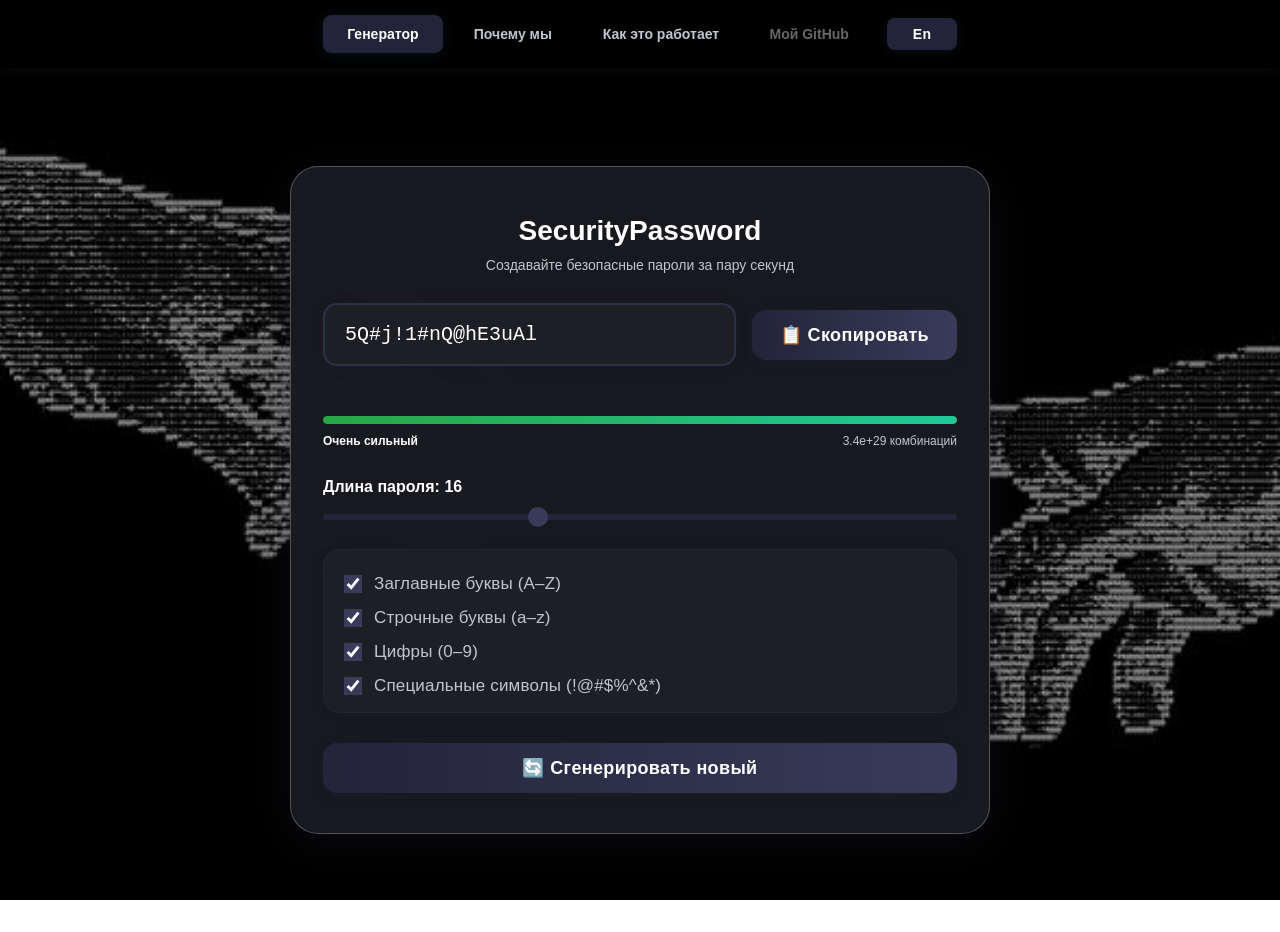
<file: index.html>
<!DOCTYPE html>
<html lang="ru">
<head>
    <meta charset="UTF-8">
    <meta name="viewport" content="width=device-width, initial-scale=1.0">
    <meta name="description" content="SecurityPassword — генератор безопасных паролей. Криптографическая генерация, приватность, без отслеживания.">
    <meta name="keywords" content="генерация паролей, генератор паролей, безопасные пароли, password generator, криптография, privacy, security, генерация паролей онлайн, создать пароль, password online, strong password, secure password, генератор паролей бесплатно, генератор сложных паролей">
    <meta name="author" content="enjoyeeer0">
    <meta name="robots" content="index,follow">
    <link rel="sitemap" type="application/xml" title="Sitemap" href="/sitemap.xml">
    <title>SecurityPassword - Генератор надёжных паролей</title>
    <link rel="stylesheet" href="styles.css">
    <link rel="icon" href="images/icon.png" type="image/png">
</head>
<body>
    <nav class="navbar">
        <div class="nav-container">
            <ul class="nav-menu">
                <li><button class="nav-btn active" data-page="generator" data-i18n="nav_generator">Генератор</button></li>
                <li><button class="nav-btn" data-page="why" data-i18n="nav_why">Почему мы</button></li>
                <li><button class="nav-btn" data-page="how" data-i18n="nav_how">Как это работает</button></li>
                <li>
                    <a href="https://github.com/enjoyeeer0" target="_blank" rel="noopener noreferrer">
                        <button class="github" data-i18n="nav_github">Мой GitHub</button>
                    </a>
                </li>
                <li><button class="lang-btn" id="lang-btn">En</button></li>
            </ul>
        </div>
    </nav>

    <div class="pages-container">
  ⁡⁣⁢⁣      <!-- Страница: Генератор ----------------------------------------------------->⁡
        <div id="generator" class="page active">
            <div class="container">
                <h1>SecurityPassword</h1>
                <p class="subtitle" data-i18n="gen_subtitle">Создавайте безопасные пароли за пару секунд</p>

                <div class="password-section">
                    <input type="text" id="password" readonly class="password-input">
                    <span class="tooltip-wrap">
                        <button id="copy-btn" class="btn btn-primary" data-i18n="gen_copy">📋 Скопировать</button>
                        <span class="tooltip" data-i18n="tip_copy">Скопировать пароль в буфер</span>
                    </span>
                </div>

                <div id="notification" class="notification hidden" data-i18n="gen_copied">✓ Пароль скопирован в буфер обмена!</div>

                ⁡⁣⁢⁣<!-- Оценка силы пароля -->⁡
                <div class="strength-info">
                    <div class="strength-bar">
                        <div id="strength-indicator" class="strength-fill"></div>
                    </div>
                    <div class="strength-text">
                        <span id="strength-label">Сильный</span>
                        <span id="strength-info-text"></span>
                    </div>
                </div>

                <div class="options-section">
                    <div class="option-group">
                        <label for="length" data-i18n-prefix="gen_length">Длина пароля: <strong><span id="length-value">16</span></strong></label>
                        <input type="range" id="length" min="8" max="32" value="16" class="slider">
                    </div>
                </div>

                <div class="checkboxes">
                    <label class="checkbox-label tooltip-wrap">
                        <input type="checkbox" id="uppercase" checked> 
                        <span data-i18n="chk_upper">Заглавные буквы (A–Z)</span>
                        <span class="tooltip" data-i18n="tip_upper">Включает A–Z для усиления пароля</span>
                    </label>
                    <label class="checkbox-label tooltip-wrap">
                        <input type="checkbox" id="lowercase" checked> 
                        <span data-i18n="chk_lower">Строчные буквы (a–z)</span>
                        <span class="tooltip" data-i18n="tip_lower">Включает a–z для усиления пароля</span>
                    </label>
                    <label class="checkbox-label tooltip-wrap">
                        <input type="checkbox" id="numbers" checked> 
                        <span data-i18n="chk_nums">Цифры (0–9)</span>
                        <span class="tooltip" data-i18n="tip_nums">Добавляет цифры для большей энтропии</span>
                    </label>
                    <label class="checkbox-label tooltip-wrap">
                        <input type="checkbox" id="symbols" checked> 
                        <span data-i18n="chk_syms">Специальные символы (!@#$%^&*)</span>
                        <span class="tooltip" data-i18n="tip_syms">Спецсимволы значительно усиливают пароль</span>
                    </label>
                </div>

                <span class="tooltip-wrap" style="display:block">
                    <button id="generate-btn" class="btn btn-success" data-i18n="gen_generate">🔄 Сгенерировать новый</button>
                    <span class="tooltip" data-i18n="tip_generate">Создать новый случайный пароль</span>
                </span>
            </div>
        </div>

        ⁡⁣⁢⁣<!-- Страница: Почему мы ----------------------------------------------------->⁡
        <div id="why" class="page">
            <div class="container">
                <h1 data-i18n="why_title">Почему выбрать SecurePass?</h1>
                <p class="subtitle" data-i18n="why_subtitle">Мы обеспечиваем максимальную безопасность и приватность</p>

                <div class="features-grid">
                    <div class="feature-card">
                        <div class="feature-icon">🔒</div>
                        <h3 data-i18n="why_card1_title">100% на клиенте</h3>
                        <p data-i18n="why_card1_text">Все пароли генерируются только в вашем браузере. Никакие данные не отправляются на серверы.</p>
                    </div>
                    <div class="feature-card">
                        <div class="feature-icon">🔐</div>
                        <h3 data-i18n="why_card2_title">Криптографическая стойкость</h3>
                        <p data-i18n="why_card2_text">Используем window.crypto.getRandomValues() — стандарт безопасности для генерации случайных чисел.</p>
                    </div>
                    <div class="feature-card">
                        <div class="feature-icon">🚫</div>
                        <h3 data-i18n="why_card3_title">Без отслеживания</h3>
                        <p data-i18n="why_card3_text">Нет аналитики, отслеживания, рекламы. Вы не отслеживаетесь, ваша личная жизнь в безопасности.</p>
                    </div>
                    <div class="feature-card">
                        <div class="feature-icon">💾</div>
                        <h3 data-i18n="why_card4_title">Ничего не сохраняется</h3>
                        <p data-i18n="why_card4_text">Пароли не сохраняются в localStorage, cookies или памяти. Каждый раз — чистая генерация.</p>
                    </div>
                    <div class="feature-card">
                        <div class="feature-icon">🌐</div>
                        <h3 data-i18n="why_card5_title">Откуп-исходный код</h3>
                        <p data-i18n="why_card5_text">Весь код открыт и проверяемый. Вы видите ровно то, что используется для генерации паролей.</p>
                    </div>
                    <div class="feature-card">
                        <div class="feature-icon">⚡</div>
                        <h3 data-i18n="why_card6_title">Быстро и просто</h3>
                        <p data-i18n="why_card6_text">Один клик — готов новый пароль. Без сложного интерфейса, только необходимое.</p>
                    </div>
                </div>

                <div class="comparison-box">
                    <h2 data-i18n="why_table_title">Сравнение с другими генераторами</h2>
                    <table class="comparison-table">
                        <tr>
                            <th data-i18n="why_table_func">Функция</th>
                            <th data-i18n="why_table_securepass">SecurePass</th>
                            <th data-i18n="why_table_lastpass">LastPass</th>
                            <th data-i18n="why_table_other">Прочие</th>
                        </tr>
                        <tr>
                            <td data-i18n="why_table_row1">Генерация на клиенте</td>
                            <td class="check">✓</td>
                            <td class="check">✓</td>
                            <td class="cross">✗</td>
                        </tr>
                        <tr>
                            <td data-i18n="why_table_row2">Без отслеживания</td>
                            <td class="check">✓</td>
                            <td class="cross">✗</td>
                            <td class="cross">✗</td>
                        </tr>
                        <tr>
                            <td data-i18n="why_table_row3">Открытый исходный код</td>
                            <td class="check">✓</td>
                            <td class="cross">✗</td>
                            <td class="check">✓*</td>
                        </tr>
                        <tr>
                            <td data-i18n="why_table_row4">Бесплатно</td>
                            <td class="check">✓</td>
                            <td class="check">✓*</td>
                            <td class="check">✓</td>
                        </tr>
                        <tr>
                            <td data-i18n="why_table_row5">Без регистрации</td>
                            <td class="check">✓</td>
                            <td class="cross">✗</td>
                            <td class="check">✓</td>
                        </tr>
                    </table>
                </div>
            </div>
        </div>

        ⁡⁣⁢⁣<!-- Страница: Как это работает ----------------------------------------------------->⁡
        <div id="how" class="page">
            <div class="container">
                <h1 data-i18n="how_title">Как это работает?</h1>
                <p class="subtitle" data-i18n="how_subtitle">Полная прозрачность технического процесса</p>

                <div class="steps-container">
                    <div class="step">
                        <div class="step-number">1</div>
                        <div class="step-content">
                            <h3 data-i18n="how_step1_title">Выбор параметров</h3>
                            <p data-i18n="how_step1_text">Вы выбираете длину пароля (8–32 символов) и типы символов: заглавные, строчные, цифры, специальные символы.</p>
                        </div>
                    </div>
                    <div class="step">
                        <div class="step-number">2</div>
                        <div class="step-content">
                            <h3 data-i18n="how_step2_title">Криптографическая генерация</h3>
                            <p data-i18n="how_step2_text"><strong>window.crypto.getRandomValues()</strong> — используется для генерации криптографически стойких случайных чисел. Это стандарт W3C, поддерживаемый всеми современными браузерами.</p>
                        </div>
                    </div>
                    <div class="step">
                        <div class="step-number">3</div>
                        <div class="step-content">
                            <h3 data-i18n="how_step3_title">Преобразование в символы</h3>
                            <p data-i18n="how_step3_text">Случайные числа преобразуются в символы из выбранного набора. Каждое число соответствует позиции в наборе символов.</p>
                        </div>
                    </div>
                    <div class="step">
                        <div class="step-number">4</div>
                        <div class="step-content">
                            <h3 data-i18n="how_step4_title">Отображение результата</h3>
                            <p data-i18n="how_step4_text">Готовый пароль показывается в поле ввода. Вы можете скопировать его в буфер обмена одной кнопкой.</p>
                        </div>
                    </div>
                </div>

                <div class="security-box">
                    <h2 data-i18n="how_sec_title">🔐 Гарантии безопасности</h2>
                    <ul>
                        <li data-i18n="how_sec1"><strong>Никаких серверов:</strong> Весь код работает локально в вашем браузере.</li>
                        <li data-i18n="how_sec2"><strong>Никакого логирования:</strong> Мы не видим и не сохраняем ваши пароли.</li>
                        <li data-i18n="how_sec3"><strong>Никакой аналитики:</strong> Нет Google Analytics, Yandex.Metrica, Mixpanel и прочих трекеров.</li>
                        <li data-i18n="how_sec4"><strong>Никаких cookies:</strong> Пароли не сохраняются в браузере между сеансами.</li>
                        <li data-i18n="how_sec5"><strong>Стандартная криптография:</strong> window.crypto.getRandomValues() — одобрено OWASP и NIST.</li>
                    </ul>
                </div>

                <div class="entropy-box">
                    <h2 data-i18n="how_entropy_title">📊 Об энтропии пароля</h2>
                    <p data-i18n="how_entropy1">Энтропия пароля показывает, насколько сложно его подобрать перебором.</p>
                    <p data-i18n="how_entropy2"><strong>Формула:</strong> Энтропия = log₂(размер_алфавита ^ длина_пароля)</p>
                    <ul>
                        <li data-i18n="how_entropy3"><strong>94 символа (буквы + цифры + спецсимволы):</strong> 16-символный пароль = 105 бит энтропии</li>
                        <li data-i18n="how_entropy4"><strong>Это означает:</strong> 2^105 возможных комбинаций ≈ 4 × 10³¹ комбинаций</li>
                        <li data-i18n="how_entropy5"><strong>Время взлома:</strong> Даже при 1 триллион попыток/сек потребуется миллионы лет</li>
                    </ul>
                </div>

                <div class="trust-box">
                    <h2 data-i18n="how_trust_title">✅ Почему вам можно верить?</h2>
                    <p data-i18n="how_trust1">Мы прозрачны в коде, безопасны по дизайну и не требуем от вас никакого доверия к нашим серверам — потому что их нет.</p>
                    <p data-i18n="how_trust2">Откройте DevTools (F12) → Console и выполните любую проверку. Вы видите все запросы сети — их нет, кроме загрузки страницы.</p>
                </div>
            </div>
        </div>
    </div>

    <script src="script.js"></script>
</body>
</html>
</file>
<file: styles.css>
* {
    margin: 0;
    padding: 0;
    box-sizing: border-box;
}

body {
    font-family: -apple-system, BlinkMacSystemFont, 'Segoe UI', Roboto, 'Helvetica Neue', Arial, sans-serif;
    background-image: url('images/background2.jpg');
    background-size: cover;
    background-repeat: no-repeat;
    background-position: center;
    min-height: 100vh;
    color: #333;
    background-attachment: fixed;
}

/* Навигационная панель */
.navbar {
    background-color: rgba(0, 0, 0, 0.95);
    box-shadow: 0 2px 15px rgba(78, 102, 121, 0.1);
    position: sticky;
    top: 0;
    z-index: 100;
}

.nav-container {
    max-width: 900px;
    margin: 0 auto;
    padding: 15px 20px;
    display: flex;
    justify-content: center;
    align-items: center;
}

.nav-logo {
    font-size: 24px;
    font-weight: bold;
    color: #667eea;
}

.nav-menu {
    display: flex;
    list-style: none;
    gap: 10px;
    align-items: center;
}

.nav-btn {
    background: none;
    border: none;
    padding: 10px 20px;
    font-size: 14px;
    font-weight: 600;
    cursor: pointer;
    color: #bfc6d1;
    border-radius: 8px;
    transition: all 0.3s cubic-bezier(.4,0,.2,1);
    min-width: 120px;
    text-align: center;
    position: relative;
    z-index: 1;
}

.nav-btn:hover {
    background: #23243a;
    color: #7dd3fc;
}

.nav-btn.active {
    background: linear-gradient(90deg, #23243a 0%, #23243a 100%);
    color: #fff;
    box-shadow: 0 2px 12px 0 rgba(14,165,233,0.10);
    border: 1.5px solid #23243a;
}

.github {
    background: none;
    border: none;
    padding: 10px 20px;
    font-size: 14px;
    font-weight: 600;
    cursor: pointer;
    color: #666;
    border-radius: 6px;
    transition: all 0.3s ease;
    min-width: 120px;
    text-align: center;
}

.github:hover {
    background-color: #f0f0f0;
    color: #667eea;
}

.github.active {
    background: linear-gradient(90deg, #23243a 0%, #23243a 100%);
    color: #fff;
    box-shadow: 0 2px 12px 0 rgba(14,165,233,0.10);
    border: 1.5px solid #23243a;
}

/* Контейнер страниц */
.pages-container {
    width: 100%;
}

.page {
    display: none;
    padding: 40px 20px;
    animation: fadeIn 0.3s ease;
}

.page.active {
    display: block;
}

@keyframes fadeIn {
    from {
        opacity: 0;
        transform: translateY(10px);
    }
    to {
        opacity: 1;
        transform: translateY(0);
    }
}

/* Основной контейнер */
.container {
    max-width: 700px;
    margin: 40px auto;
    background: rgba(24, 26, 32, 0.98);
    backdrop-filter: blur(8px) saturate(1.2);
    padding: 48px 32px 40px 32px;
    border-radius: 28px;
    box-shadow: 0 8px 48px 0 rgba(60,60,90,0.18), 0 1.5px 8px 0 rgba(60,60,90,0.10);
    border: 1.5px solid rgba(255,255,255,0.25);
    transition: box-shadow 0.3s, background 0.3s;
}

h1 {
    text-align: center;
    margin-bottom: 10px;
    color: #fff;
    font-size: 28px;
}

.subtitle {
    text-align: center;
    color: #bfc6d1;
    margin-bottom: 30px;
    font-size: 14px;
}

/* Секция пароля */
.password-section {
    display: flex;
    gap: 16px;
    margin-bottom: 32px;
    align-items: center;
    justify-content: center;
}

.password-input {
    flex: 1;
    padding: 18px 20px;
    font-size: 20px;
    border: 2px solid rgba(102,126,234,0.18);
    border-radius: 14px;
    font-family: 'JetBrains Mono', 'Fira Mono', 'Courier New', monospace;
    background: rgba(30,32,38,0.95);
    color: #fff;
    box-shadow: 0 2px 12px rgba(30,32,38,0.18);
    transition: border-color 0.3s, box-shadow 0.3s;
}

.password-input:focus {
    outline: none;
    border-color: #764ba2;
    box-shadow: 0 0 0 2px #764ba299;
}

/* Кнопки */
.btn {
    padding: 14px 28px;
    border: none;
    border-radius: 14px;
    cursor: pointer;
    font-size: 18px;
    font-weight: 700;
    transition: all 0.2s cubic-bezier(.4,0,.2,1);
    white-space: nowrap;
    box-shadow: 0 2px 12px rgba(20,20,30,0.18);
    letter-spacing: 0.02em;
}

.btn-primary {
    background: linear-gradient(90deg, #23243a 0%, #3a3b5a 100%);
    color: #fff;
    border: none;
    box-shadow: 0 2px 12px rgba(40,40,60,0.23);
}

.btn-primary:hover {
    background: linear-gradient(90deg, #3a3b5a 0%, #23243a 100%);
    transform: translateY(-2px) scale(1.04);
    box-shadow: 0 6px 24px rgba(40,40,60,0.28);
}

.btn-success {
    background: linear-gradient(90deg, #23243a 0%, #3a3b5a 100%);
    color: #fff;
    width: 100%;
    border: none;
    box-shadow: 0 2px 12px rgba(40,40,60,0.23);
}

.btn-success:hover {
    background: linear-gradient(90deg, #3a3b5a 0%, #23243a 100%);
    transform: translateY(-2px) scale(1.04);
    box-shadow: 0 6px 24px rgba(40,40,60,0.28);
}

/* Уведомление */
.notification {
    padding: 12px 16px;
    background-color: #23243a;
    color: #bfc6d1;
    border: 1px solid #3a3b5a;
    border-radius: 8px;
    text-align: center;
    margin-bottom: 20px;
    animation: slideDown 0.3s ease;
}

.hidden {
    display: none;
}

@keyframes slideDown {
    from {
        opacity: 0;
        transform: translateY(-10px);
    }
    to {
        opacity: 1;
        transform: translateY(0);
    }
}

/* Анимация появления пароля */
@keyframes passwordReveal {
    0% {
        opacity: 0;
        transform: translateY(8px) scale(0.97);
        filter: blur(6px);
    }
    60% {
        opacity: 1;
        filter: blur(2px);
    }
    100% {
        opacity: 1;
        transform: translateY(0) scale(1);
        filter: blur(0);
    }
}

.password-input.animate {
    animation: passwordReveal 0.45s cubic-bezier(.4,0,.2,1);
}

/* Tooltip-подсказки */
.tooltip-wrap {
    position: relative;
}

.tooltip-wrap .tooltip {
    visibility: hidden;
    opacity: 0;
    position: absolute;
    bottom: calc(100% + 10px);
    left: 50%;
    transform: translateX(-50%) translateY(6px);
    background: rgba(30,30,50,0.92);
    color: #fff;
    font-size: 13px;
    font-weight: 500;
    padding: 7px 14px;
    border-radius: 9px;
    white-space: nowrap;
    pointer-events: none;
    z-index: 200;
    box-shadow: 0 4px 18px rgba(0,0,0,0.18);
    transition: opacity 0.22s, transform 0.22s;
}

.tooltip-wrap .tooltip::after {
    content: '';
    position: absolute;
    top: 100%;
    left: 50%;
    transform: translateX(-50%);
    border-width: 6px;
    border-style: solid;
    border-color: rgba(30,30,50,0.92) transparent transparent transparent;
}

.tooltip-wrap:hover .tooltip {
    visibility: visible;
    opacity: 1;
    transform: translateX(-50%) translateY(0);
}

/* Кнопка переключения языка */
.lang-btn {
    background: linear-gradient(90deg, #23243a 0%, #23243a 100%);
    color: #fff;
    border: none;
    padding: 8px 18px;
    font-size: 14px;
    font-weight: 700;
    border-radius: 8px;
    cursor: pointer;
    margin-left: 8px;
    letter-spacing: 0.04em;
    transition: all 0.25s cubic-bezier(.4,0,.2,1);
    box-shadow: 0 2px 10px rgba(14,165,233,0.10);
    min-width: 70px;
    text-align: center;
}

.lang-btn:hover {
    background: #23243a;
    color: #7dd3fc;
    box-shadow: 0 4px 18px rgba(14,165,233,0.18);
}

/* Оценка силы пароля */
.strength-info {
    margin-bottom: 30px;
}

.strength-bar {
    width: 100%;
    height: 8px;
    background-color: #23243a;
    border-radius: 10px;
    overflow: hidden;
    margin-bottom: 10px;
}

.strength-fill {
    height: 100%;
    width: 75%;
    background: linear-gradient(90deg, #dc3545, #ffc107, #28a745);
    transition: width 0.3s ease, background 0.3s ease;
    border-radius: 10px;
}

.strength-text {
    display: flex;
    justify-content: space-between;
    font-size: 12px;
    color: #bfc6d1;
}

#strength-label {
    font-weight: 600;
    color: #fff;
}

/* Опции */
.options-section {
    margin-bottom: 25px;
}

.option-group {
    margin-bottom: 15px;
}

.option-group label {
    display: block;
    margin-bottom: 10px;
    font-weight: 600;
    color: #fff;
}

.slider {
    width: 100%;
    height: 6px;
    border-radius: 3px;
    background: #23243a;
    outline: none;
    -webkit-appearance: none;
    appearance: none;
}

.slider::-webkit-slider-thumb {
    -webkit-appearance: none;
    appearance: none;
    width: 20px;
    height: 20px;
    border-radius: 50%;
    background: #3a3b5a;
    cursor: pointer;
    transition: background 0.3s ease;
}

.slider::-webkit-slider-thumb:hover {
    background: #667eea;
}

.slider::-moz-range-thumb {
    width: 20px;
    height: 20px;
    border-radius: 50%;
    background: #3a3b5a;
    cursor: pointer;
    border: none;
    transition: background 0.3s ease;
}

.slider::-moz-range-thumb:hover {
    background: #667eea;
}

/* Чекбоксы */
.checkboxes {
    margin-bottom: 30px;
    padding: 24px 20px 16px 20px;
     background: rgba(30,32,38,0.95);
     border-radius: 16px;
     box-shadow: 0 1.5px 8px 0 rgba(20,20,30,0.18);
     border: 1px solid rgba(60,60,90,0.18);
}

.checkbox-label {
    display: flex;
    align-items: center;
    margin-bottom: 14px;
    cursor: pointer;
    font-size: 17px;
    color: #fff;
    font-weight: 500;
    letter-spacing: 0.01em;
}

.checkbox-label:last-child {
    margin-bottom: 0;
}

.checkbox-label input[type="checkbox"] {
    margin-right: 12px;
    width: 18px;
    height: 18px;
    cursor: pointer;
    accent-color: #3a3b5a;
    background: #23243a;
    border: 1.5px solid #3a3b5a;
}

.checkbox-label span {
    color: #bfc6d1;
}

/* Сетка возможностей (Почему мы) */
.features-grid {
    display: grid;
    grid-template-columns: repeat(auto-fit, minmax(280px, 1fr));
    gap: 20px;
    margin-bottom: 40px;
}

.feature-card {
    background-color: #f8f9fa;
    padding: 25px;
    border-radius: 10px;
    text-align: center;
    transition: all 0.3s ease;
    border: 2px solid #e9ecef;
    box-shadow: 0 2px 12px rgba(20,20,30,0.10);
}

.feature-card h3 {
    color: #333;
    margin-bottom: 10px;
}

.feature-card p {
    color: #666;
    font-size: 14px;
    line-height: 1.5;
}

.feature-card:hover {
    transform: translateY(-5px);
    border-color: #0ea5e9;
    box-shadow: 0 8px 20px rgba(14,165,233,0.18);
}

/* Сравнительная таблица */
.comparison-box {
    margin-bottom: 40px;
}

.comparison-box h2 {
    margin-bottom: 20px;
    color: #e3e6eb;
    font-size: 22px;
    font-weight: 700;
}

.comparison-table {
    width: 100%;
    border-collapse: separate;
    border-spacing: 0;
    margin-bottom: 20px;
    background: #181a20;
    border-radius: 14px;
    overflow: hidden;
    box-shadow: 0 2px 16px 0 rgba(20,20,30,0.13);
}

.comparison-table th {
    background: linear-gradient(90deg, #23243a 0%, #23243a 100%);
    color: #7dd3fc;
    font-weight: 700;
    font-size: 16px;
    border: none;
    padding: 16px 10px;
}

.comparison-table td {
    background: #23243a;
    color: #e3e6eb;
    border: none;
    padding: 14px 10px;
    font-size: 15px;
    transition: background 0.2s;
}

.comparison-table tr:nth-child(even) td {
    background: #181a20;
}

.comparison-table tr:hover td {
    background: #22232e;
}

.comparison-table .check {
    color: #22d3ee;
    font-weight: bold;
    font-size: 18px;
}

.comparison-table .cross {
    color: #f43f5e;
    font-weight: bold;
    font-size: 18px;
}

.comparison-table td[colspan] {
    background: transparent;
}

/* Блоки информации (Как это работает) */
.steps-container {
    margin-bottom: 40px;
}

.step {
    display: flex;
    gap: 20px;
    margin-bottom: 25px;
    padding: 20px;
    background-color: #f8f9fa;
    border-radius: 10px;
    border-left: 4px solid #667eea;
    box-shadow: 0 2px 12px rgba(20,20,30,0.10);
}

.step-number {
    flex-shrink: 0;
    width: 40px;
    height: 40px;
    background-color: #667eea;
    color: #fff;
    border-radius: 50%;
    display: flex;
    align-items: center;
    justify-content: center;
    font-weight: bold;
    font-size: 18px;
}

.step-content h3 {
    margin-bottom: 8px;
    color: #333;
}

.step-content p {
    color: #666;
    line-height: 1.6;
    font-size: 14px;
}

/* Информационные блоки */
.security-box,
.entropy-box,
.trust-box {
    margin-bottom: 30px;
    padding: 25px;
    background-color: #f8f9fa;
    border-radius: 10px;
    border-left: 4px solid #667eea;
    box-shadow: 0 2px 12px rgba(20,20,30,0.10);
}

.security-box h2,
.entropy-box h2,
.trust-box h2 {
    margin-bottom: 15px;
    color: #333;
}

.security-box ul,
.entropy-box ul {
    list-style-position: inside;
    color: #666;
    line-height: 1.8;
}

.security-box li,
.entropy-box li {
    margin-bottom: 10px;
    font-size: 14px;
}

.security-box strong,
.entropy-box strong {
    color: #333;
}

.security-box p,
.entropy-box p,
.trust-box p {
    color: #666;
    line-height: 1.6;
    margin-bottom: 12px;
}

/* Адаптивность */
@media (max-width: 768px) {
    .container {
        padding: 30px 18px;
        border-radius: 18px;
    }

    h1 {
        font-size: 24px;
    }

    .nav-container {
        flex-direction: column;
        gap: 15px;
    }

    .nav-menu {
        flex-wrap: wrap;
        justify-content: center;
        gap: 8px;
    }

    .nav-btn {
        padding: 10px 18px;
        font-size: 14px;
    }

    .page {
        padding: 28px 12px;
    }

    .password-section {
        flex-direction: column;
        gap: 14px;
    }

    .password-input {
        font-size: 18px;
        padding: 16px 14px;
    }

    .btn-primary {
        width: 100%;
        padding: 14px 20px;
        font-size: 17px;
    }

    .btn-success {
        padding: 14px 20px;
        font-size: 17px;
    }

    .features-grid {
        grid-template-columns: 1fr;
    }

    .comparison-table {
        font-size: 13px;
    }

    .comparison-table th,
    .comparison-table td {
        padding: 10px;
    }

    .step {
        flex-direction: column;
        padding: 18px;
    }

    .step-number {
        width: 38px;
        height: 38px;
        font-size: 17px;
    }

    .checkbox-label {
        font-size: 16px;
        margin-bottom: 16px;
    }

    .checkboxes {
        padding: 22px 16px 14px 16px;
    }

    .slider {
        height: 8px;
    }

    .slider::-webkit-slider-thumb {
        width: 26px;
        height: 26px;
    }

    .slider::-moz-range-thumb {
        width: 26px;
        height: 26px;
    }

    .tooltip-wrap .tooltip {
        font-size: 12px;
        padding: 6px 10px;
    }
}

@media (max-width: 480px) {
    .container {
        padding: 22px 10px;
        border-radius: 14px;
        margin: 18px 6px;
    }

    h1 {
        font-size: 20px;
    }

    .subtitle {
        font-size: 13px;
    }

    .nav-logo {
        font-size: 18px;
    }

    .password-input {
        font-size: 16px;
        padding: 14px 10px;
    }

    .btn {
        padding: 13px 16px;
        font-size: 16px;
    }

    .checkbox-label {
        font-size: 15px;
    }

    .lang-btn {
        padding: 8px 14px;
        font-size: 13px;
    }
}
</file>
